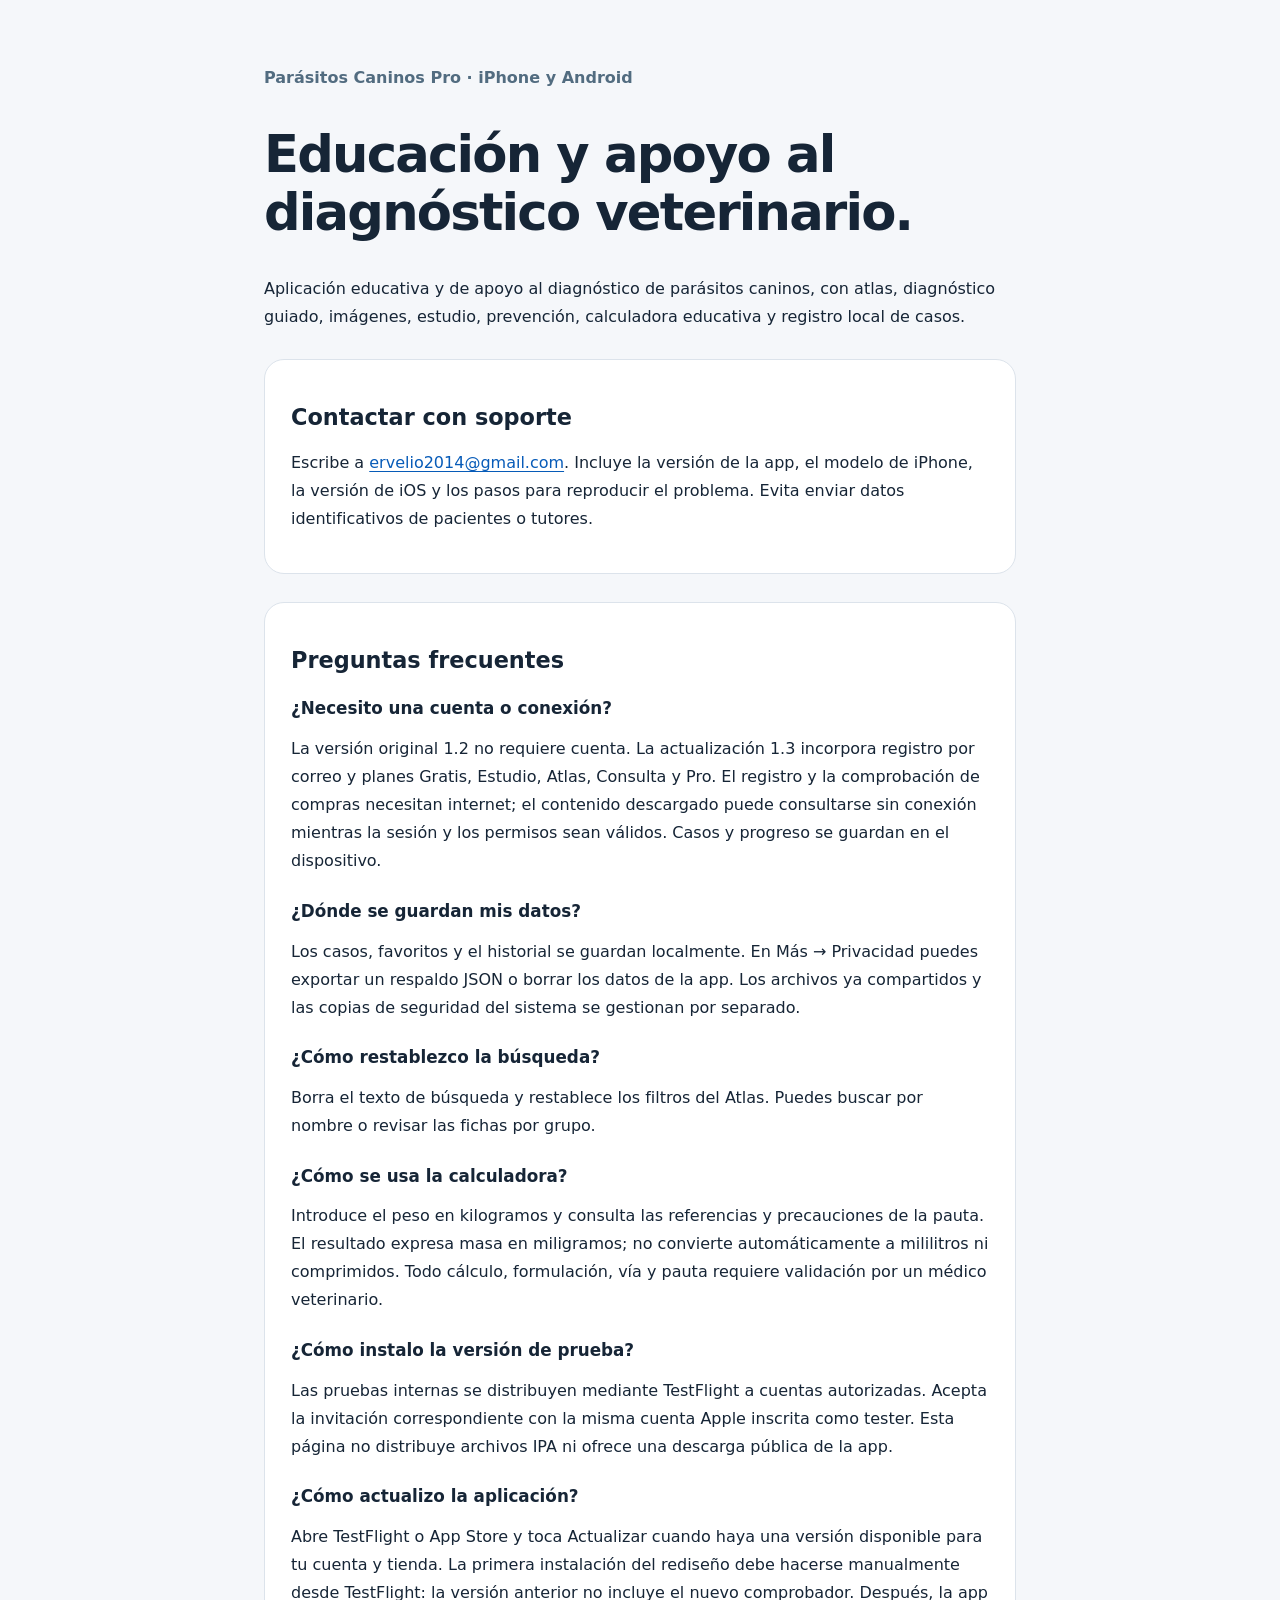
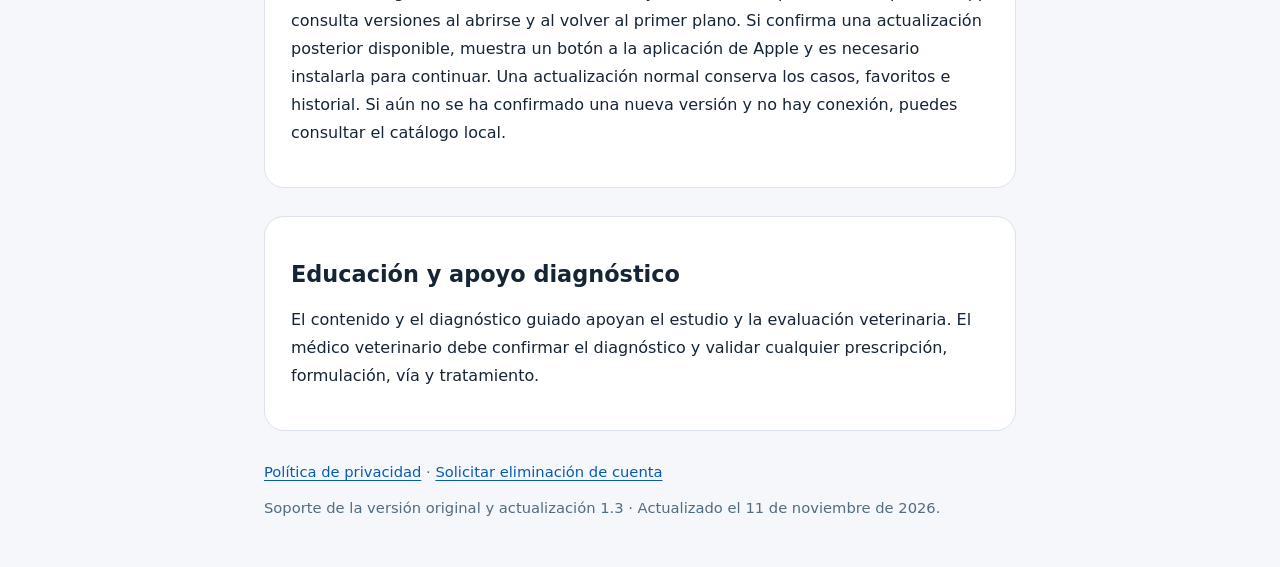
<file: index.html>
<!doctype html>
<html lang="es"><meta charset="utf-8"><meta name="viewport" content="width=device-width,initial-scale=1"><title>Soporte · Parásitos Caninos Pro</title><link rel="stylesheet" href="style.css">
<main><p class="eyebrow">Parásitos Caninos Pro · iPhone y Android</p><h1>Educación y apoyo al diagnóstico veterinario.</h1><p>Aplicación educativa y de apoyo al diagnóstico de parásitos caninos, con atlas, diagnóstico guiado, imágenes, estudio, prevención, calculadora educativa y registro local de casos.</p>
<section><h2>Contactar con soporte</h2><p>Escribe a <a href="mailto:ervelio2014@gmail.com">ervelio2014@gmail.com</a>. Incluye la versión de la app, el modelo de iPhone, la versión de iOS y los pasos para reproducir el problema. Evita enviar datos identificativos de pacientes o tutores.</p></section>
<section><h2>Preguntas frecuentes</h2><h3>¿Necesito una cuenta o conexión?</h3><p>La versión original 1.2 no requiere cuenta. La actualización 1.3 incorpora registro por correo y planes Gratis, Estudio, Atlas, Consulta y Pro. El registro y la comprobación de compras necesitan internet; el contenido descargado puede consultarse sin conexión mientras la sesión y los permisos sean válidos. Casos y progreso se guardan en el dispositivo.</p><h3>¿Dónde se guardan mis datos?</h3><p>Los casos, favoritos y el historial se guardan localmente. En Más → Privacidad puedes exportar un respaldo JSON o borrar los datos de la app. Los archivos ya compartidos y las copias de seguridad del sistema se gestionan por separado.</p><h3>¿Cómo restablezco la búsqueda?</h3><p>Borra el texto de búsqueda y restablece los filtros del Atlas. Puedes buscar por nombre o revisar las fichas por grupo.</p><h3>¿Cómo se usa la calculadora?</h3><p>Introduce el peso en kilogramos y consulta las referencias y precauciones de la pauta. El resultado expresa masa en miligramos; no convierte automáticamente a mililitros ni comprimidos. Todo cálculo, formulación, vía y pauta requiere validación por un médico veterinario.</p><h3>¿Cómo instalo la versión de prueba?</h3><p>Las pruebas internas se distribuyen mediante TestFlight a cuentas autorizadas. Acepta la invitación correspondiente con la misma cuenta Apple inscrita como tester. Esta página no distribuye archivos IPA ni ofrece una descarga pública de la app.</p><h3>¿Cómo actualizo la aplicación?</h3><p>Abre TestFlight o App Store y toca Actualizar cuando haya una versión disponible para tu cuenta y tienda. La primera instalación del rediseño debe hacerse manualmente desde TestFlight: la versión anterior no incluye el nuevo comprobador. Después, la app consulta versiones al abrirse y al volver al primer plano. Si confirma una actualización posterior disponible, muestra un botón a la aplicación de Apple y es necesario instalarla para continuar. Una actualización normal conserva los casos, favoritos e historial. Si aún no se ha confirmado una nueva versión y no hay conexión, puedes consultar el catálogo local.</p></section>
<section><h2>Educación y apoyo diagnóstico</h2><p>El contenido y el diagnóstico guiado apoyan el estudio y la evaluación veterinaria. El médico veterinario debe confirmar el diagnóstico y validar cualquier prescripción, formulación, vía y tratamiento.</p></section><footer><a href="privacidad.html">Política de privacidad</a> · <a href="eliminar-cuenta.html">Solicitar eliminación de cuenta</a><p>Soporte de la versión original y actualización 1.3 · Actualizado el 11 de noviembre de 2026.</p></footer></main></html>
</file>
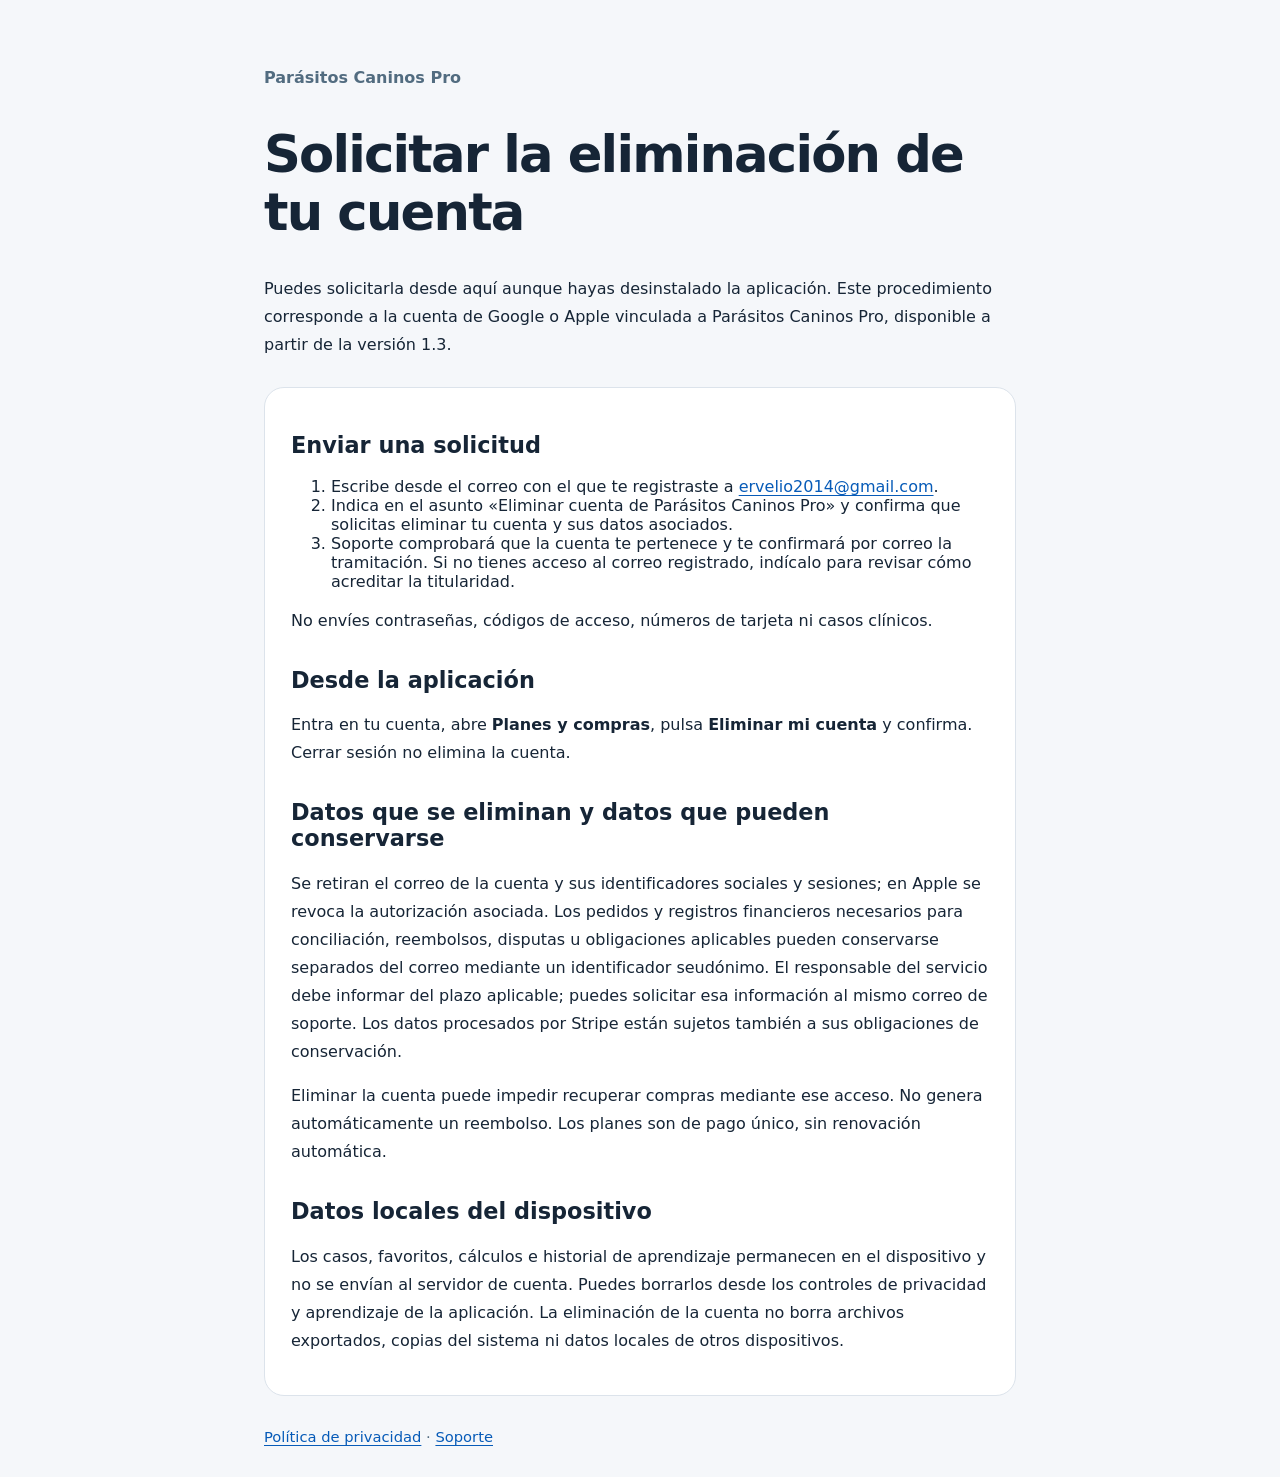
<file: eliminar-cuenta.html>
<!doctype html>
<html lang="es">
<head><meta charset="utf-8"><meta name="viewport" content="width=device-width,initial-scale=1"><title>Eliminar cuenta · Parásitos Caninos Pro</title><link rel="stylesheet" href="style.css"></head>
<body><main>
<p class="eyebrow">Parásitos Caninos Pro</p>
<h1>Solicitar la eliminación de tu cuenta</h1>
<p>Puedes solicitarla desde aquí aunque hayas desinstalado la aplicación. Este procedimiento corresponde a la cuenta de Google o Apple vinculada a Parásitos Caninos Pro, disponible a partir de la versión 1.3.</p>
<section>
<h2>Enviar una solicitud</h2>
<ol><li>Escribe desde el correo con el que te registraste a <a href="mailto:ervelio2014@gmail.com?subject=Eliminar%20cuenta%20de%20Par%C3%A1sitos%20Caninos%20Pro">ervelio2014@gmail.com</a>.</li><li>Indica en el asunto «Eliminar cuenta de Parásitos Caninos Pro» y confirma que solicitas eliminar tu cuenta y sus datos asociados.</li><li>Soporte comprobará que la cuenta te pertenece y te confirmará por correo la tramitación. Si no tienes acceso al correo registrado, indícalo para revisar cómo acreditar la titularidad.</li></ol>
<p>No envíes contraseñas, códigos de acceso, números de tarjeta ni casos clínicos.</p>
<h2>Desde la aplicación</h2>
<p>Entra en tu cuenta, abre <strong>Planes y compras</strong>, pulsa <strong>Eliminar mi cuenta</strong> y confirma. Cerrar sesión no elimina la cuenta.</p>
<h2>Datos que se eliminan y datos que pueden conservarse</h2>
<p>Se retiran el correo de la cuenta y sus identificadores sociales y sesiones; en Apple se revoca la autorización asociada. Los pedidos y registros financieros necesarios para conciliación, reembolsos, disputas u obligaciones aplicables pueden conservarse separados del correo mediante un identificador seudónimo. El responsable del servicio debe informar del plazo aplicable; puedes solicitar esa información al mismo correo de soporte. Los datos procesados por Stripe están sujetos también a sus obligaciones de conservación.</p>
<p>Eliminar la cuenta puede impedir recuperar compras mediante ese acceso. No genera automáticamente un reembolso. Los planes son de pago único, sin renovación automática.</p>
<h2>Datos locales del dispositivo</h2>
<p>Los casos, favoritos, cálculos e historial de aprendizaje permanecen en el dispositivo y no se envían al servidor de cuenta. Puedes borrarlos desde los controles de privacidad y aprendizaje de la aplicación. La eliminación de la cuenta no borra archivos exportados, copias del sistema ni datos locales de otros dispositivos.</p>
</section>
<footer><a href="privacidad.html">Política de privacidad</a> · <a href="index.html">Soporte</a></footer>
</main></body></html>
</file>
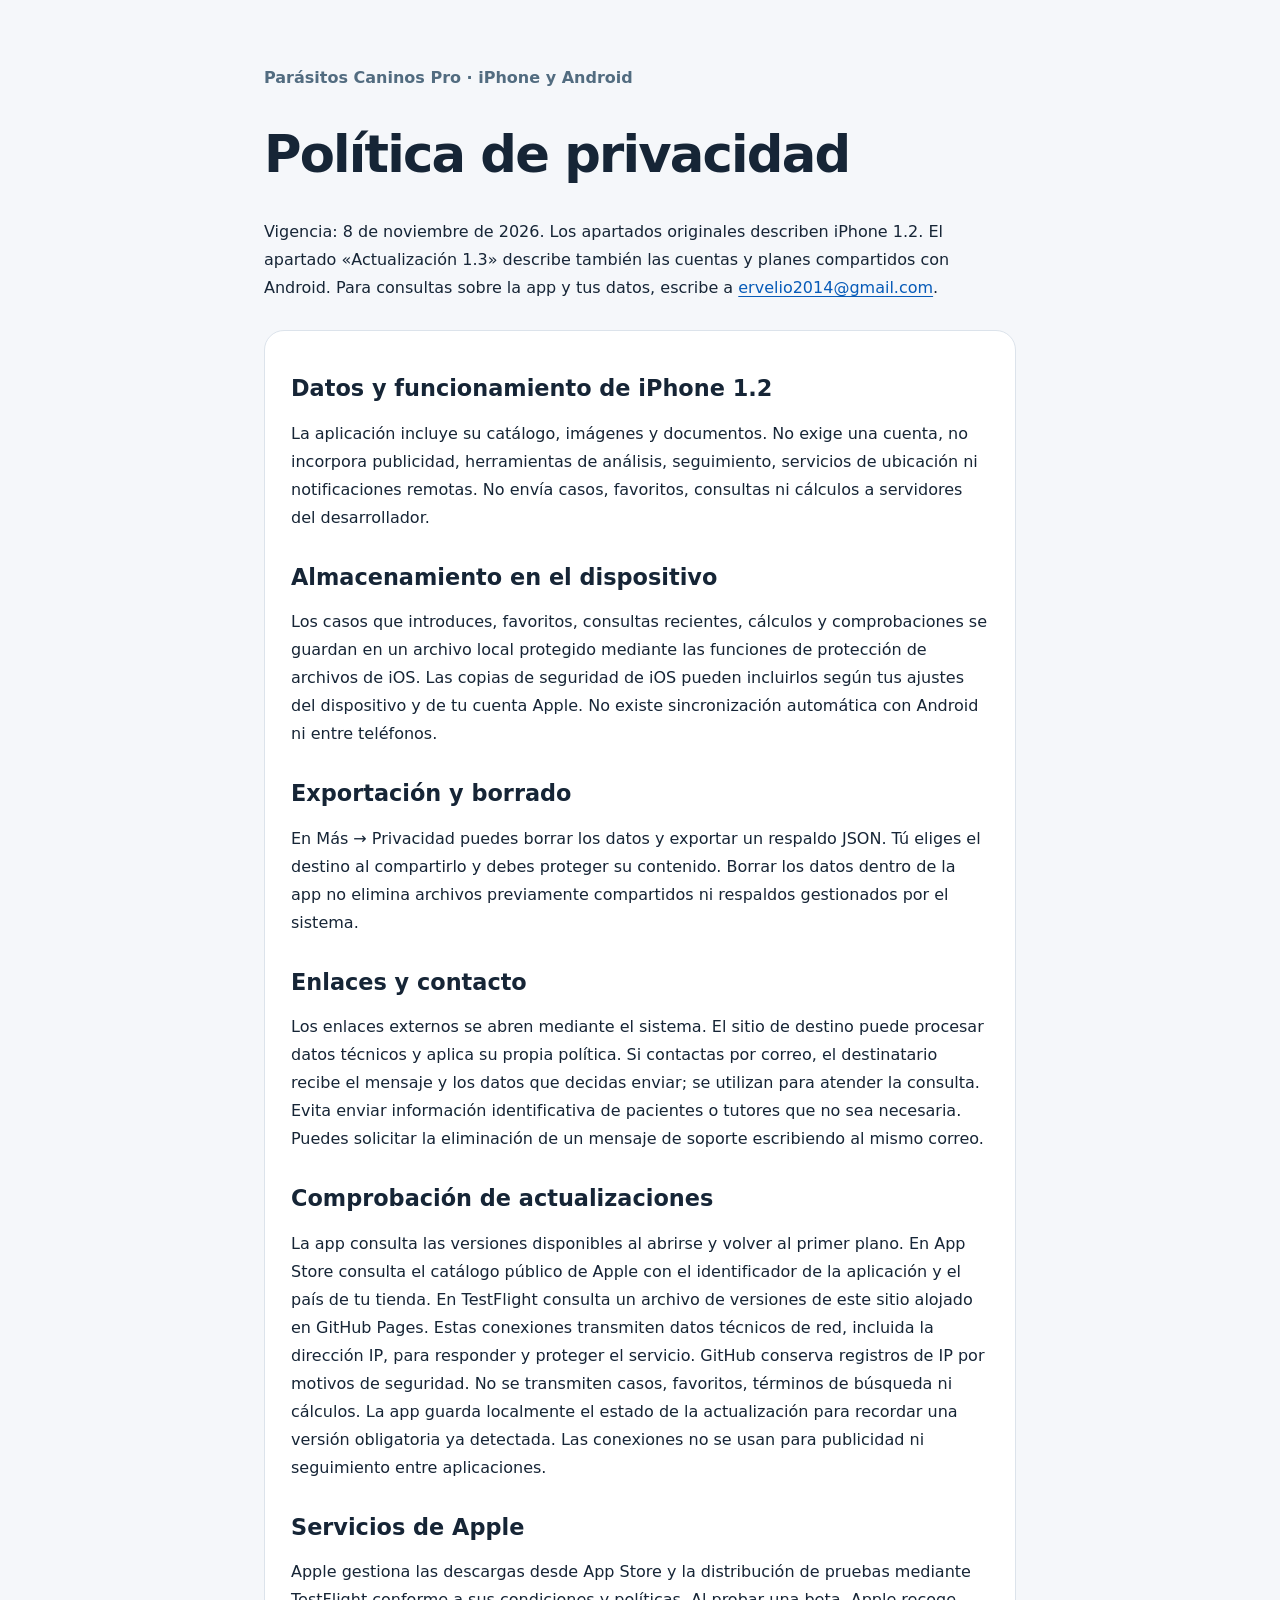
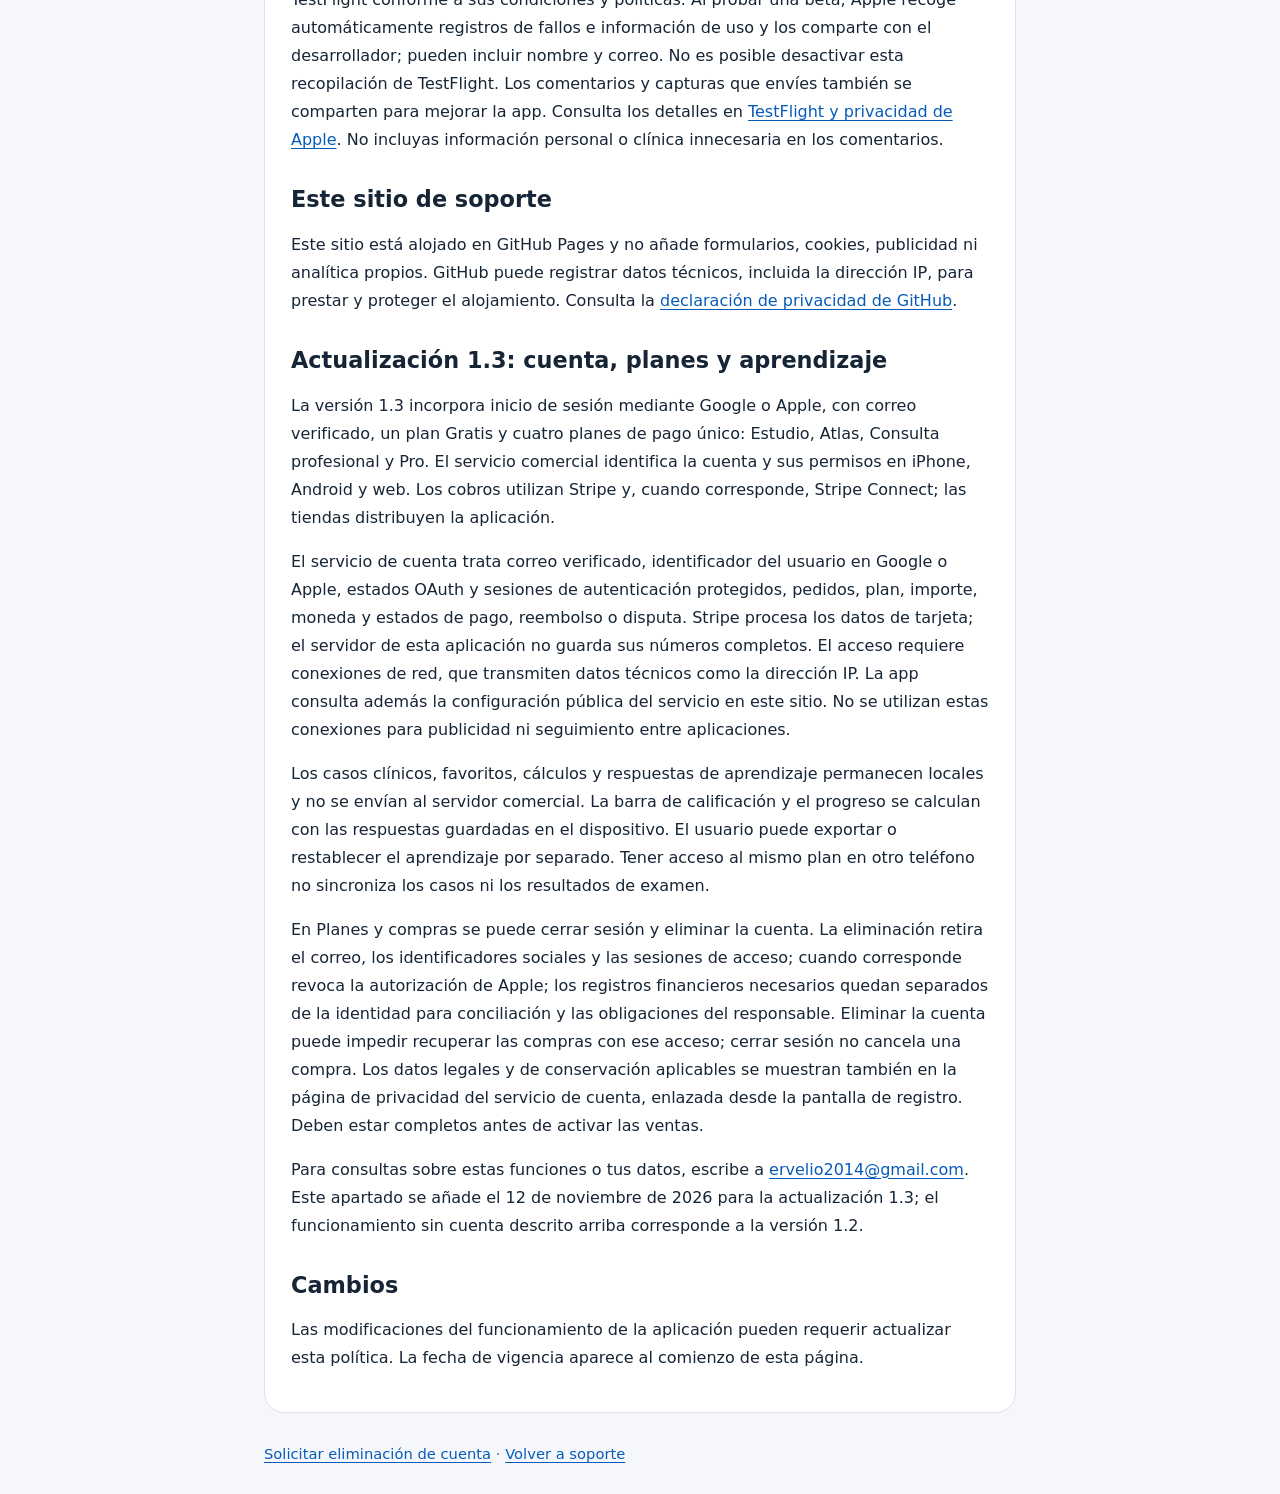
<file: privacidad.html>
<!doctype html>
<html lang="es"><meta charset="utf-8"><meta name="viewport" content="width=device-width,initial-scale=1"><title>Privacidad · Parásitos Caninos Pro</title><link rel="stylesheet" href="style.css">
<main><p class="eyebrow">Parásitos Caninos Pro · iPhone y Android</p><h1>Política de privacidad</h1><p>Vigencia: 8 de noviembre de 2026. Los apartados originales describen iPhone 1.2. El apartado «Actualización 1.3» describe también las cuentas y planes compartidos con Android. Para consultas sobre la app y tus datos, escribe a <a href="mailto:ervelio2014@gmail.com">ervelio2014@gmail.com</a>.</p>
<section><h2>Datos y funcionamiento de iPhone 1.2</h2><p>La aplicación incluye su catálogo, imágenes y documentos. No exige una cuenta, no incorpora publicidad, herramientas de análisis, seguimiento, servicios de ubicación ni notificaciones remotas. No envía casos, favoritos, consultas ni cálculos a servidores del desarrollador.</p><h2>Almacenamiento en el dispositivo</h2><p>Los casos que introduces, favoritos, consultas recientes, cálculos y comprobaciones se guardan en un archivo local protegido mediante las funciones de protección de archivos de iOS. Las copias de seguridad de iOS pueden incluirlos según tus ajustes del dispositivo y de tu cuenta Apple. No existe sincronización automática con Android ni entre teléfonos.</p><h2>Exportación y borrado</h2><p>En Más → Privacidad puedes borrar los datos y exportar un respaldo JSON. Tú eliges el destino al compartirlo y debes proteger su contenido. Borrar los datos dentro de la app no elimina archivos previamente compartidos ni respaldos gestionados por el sistema.</p><h2>Enlaces y contacto</h2><p>Los enlaces externos se abren mediante el sistema. El sitio de destino puede procesar datos técnicos y aplica su propia política. Si contactas por correo, el destinatario recibe el mensaje y los datos que decidas enviar; se utilizan para atender la consulta. Evita enviar información identificativa de pacientes o tutores que no sea necesaria. Puedes solicitar la eliminación de un mensaje de soporte escribiendo al mismo correo.</p><h2>Comprobación de actualizaciones</h2><p>La app consulta las versiones disponibles al abrirse y volver al primer plano. En App Store consulta el catálogo público de Apple con el identificador de la aplicación y el país de tu tienda. En TestFlight consulta un archivo de versiones de este sitio alojado en GitHub Pages. Estas conexiones transmiten datos técnicos de red, incluida la dirección IP, para responder y proteger el servicio. GitHub conserva registros de IP por motivos de seguridad. No se transmiten casos, favoritos, términos de búsqueda ni cálculos. La app guarda localmente el estado de la actualización para recordar una versión obligatoria ya detectada. Las conexiones no se usan para publicidad ni seguimiento entre aplicaciones.</p><h2>Servicios de Apple</h2><p>Apple gestiona las descargas desde App Store y la distribución de pruebas mediante TestFlight conforme a sus condiciones y políticas. Al probar una beta, Apple recoge automáticamente registros de fallos e información de uso y los comparte con el desarrollador; pueden incluir nombre y correo. No es posible desactivar esta recopilación de TestFlight. Los comentarios y capturas que envíes también se comparten para mejorar la app. Consulta los detalles en <a href="https://www.apple.com/legal/privacy/data/en/test-flight/">TestFlight y privacidad de Apple</a>. No incluyas información personal o clínica innecesaria en los comentarios.</p><h2>Este sitio de soporte</h2><p>Este sitio está alojado en GitHub Pages y no añade formularios, cookies, publicidad ni analítica propios. GitHub puede registrar datos técnicos, incluida la dirección IP, para prestar y proteger el alojamiento. Consulta la <a href="https://docs.github.com/es/site-policy/privacy-policies/github-general-privacy-statement">declaración de privacidad de GitHub</a>.</p><h2>Actualización 1.3: cuenta, planes y aprendizaje</h2><p>La versión 1.3 incorpora inicio de sesión mediante Google o Apple, con correo verificado, un plan Gratis y cuatro planes de pago único: Estudio, Atlas, Consulta profesional y Pro. El servicio comercial identifica la cuenta y sus permisos en iPhone, Android y web. Los cobros utilizan Stripe y, cuando corresponde, Stripe Connect; las tiendas distribuyen la aplicación.</p><p>El servicio de cuenta trata correo verificado, identificador del usuario en Google o Apple, estados OAuth y sesiones de autenticación protegidos, pedidos, plan, importe, moneda y estados de pago, reembolso o disputa. Stripe procesa los datos de tarjeta; el servidor de esta aplicación no guarda sus números completos. El acceso requiere conexiones de red, que transmiten datos técnicos como la dirección IP. La app consulta además la configuración pública del servicio en este sitio. No se utilizan estas conexiones para publicidad ni seguimiento entre aplicaciones.</p><p>Los casos clínicos, favoritos, cálculos y respuestas de aprendizaje permanecen locales y no se envían al servidor comercial. La barra de calificación y el progreso se calculan con las respuestas guardadas en el dispositivo. El usuario puede exportar o restablecer el aprendizaje por separado. Tener acceso al mismo plan en otro teléfono no sincroniza los casos ni los resultados de examen.</p><p>En Planes y compras se puede cerrar sesión y eliminar la cuenta. La eliminación retira el correo, los identificadores sociales y las sesiones de acceso; cuando corresponde revoca la autorización de Apple; los registros financieros necesarios quedan separados de la identidad para conciliación y las obligaciones del responsable. Eliminar la cuenta puede impedir recuperar las compras con ese acceso; cerrar sesión no cancela una compra. Los datos legales y de conservación aplicables se muestran también en la página de privacidad del servicio de cuenta, enlazada desde la pantalla de registro. Deben estar completos antes de activar las ventas.</p><p>Para consultas sobre estas funciones o tus datos, escribe a <a href="mailto:ervelio2014@gmail.com">ervelio2014@gmail.com</a>. Este apartado se añade el 12 de noviembre de 2026 para la actualización 1.3; el funcionamiento sin cuenta descrito arriba corresponde a la versión 1.2.</p><h2>Cambios</h2><p>Las modificaciones del funcionamiento de la aplicación pueden requerir actualizar esta política. La fecha de vigencia aparece al comienzo de esta página.</p></section><footer><a href="eliminar-cuenta.html">Solicitar eliminación de cuenta</a> · <a href="index.html">Volver a soporte</a></footer></main></html>
</file>
<file: style.css>
:root{color-scheme:light dark;font-family:system-ui,-apple-system,BlinkMacSystemFont,"Segoe UI",sans-serif;background:#f5f7fa;color:#162536}*{box-sizing:border-box}body{margin:0}main{max-width:800px;margin:auto;padding:48px 24px 32px}h1{font-size:clamp(2rem,6vw,3.2rem);line-height:1.12;letter-spacing:-.035em;max-width:700px}p{line-height:1.75}h2{font-size:1.4rem;margin-top:2rem}h3{font-size:1.05rem;margin-top:1.6rem}a{color:#075bb8;text-underline-offset:3px;overflow-wrap:anywhere}a:focus-visible{outline:3px solid #1681db;outline-offset:4px}.eyebrow{font-weight:700;color:#526c80}section{margin-top:28px;padding:12px 26px 24px;background:#fff;border:1px solid #dce3eb;border-radius:20px}footer{margin-top:32px;color:#526c80;font-size:.92rem}@media(prefers-color-scheme:dark){:root{background:#111923;color:#e8eff7}section{background:#182431;border-color:#304152}a{color:#87c9ff}.eyebrow,footer{color:#b4c5d6}}@media(max-width:480px){main{padding:28px 18px}section{padding:6px 18px 20px}}
</file>
